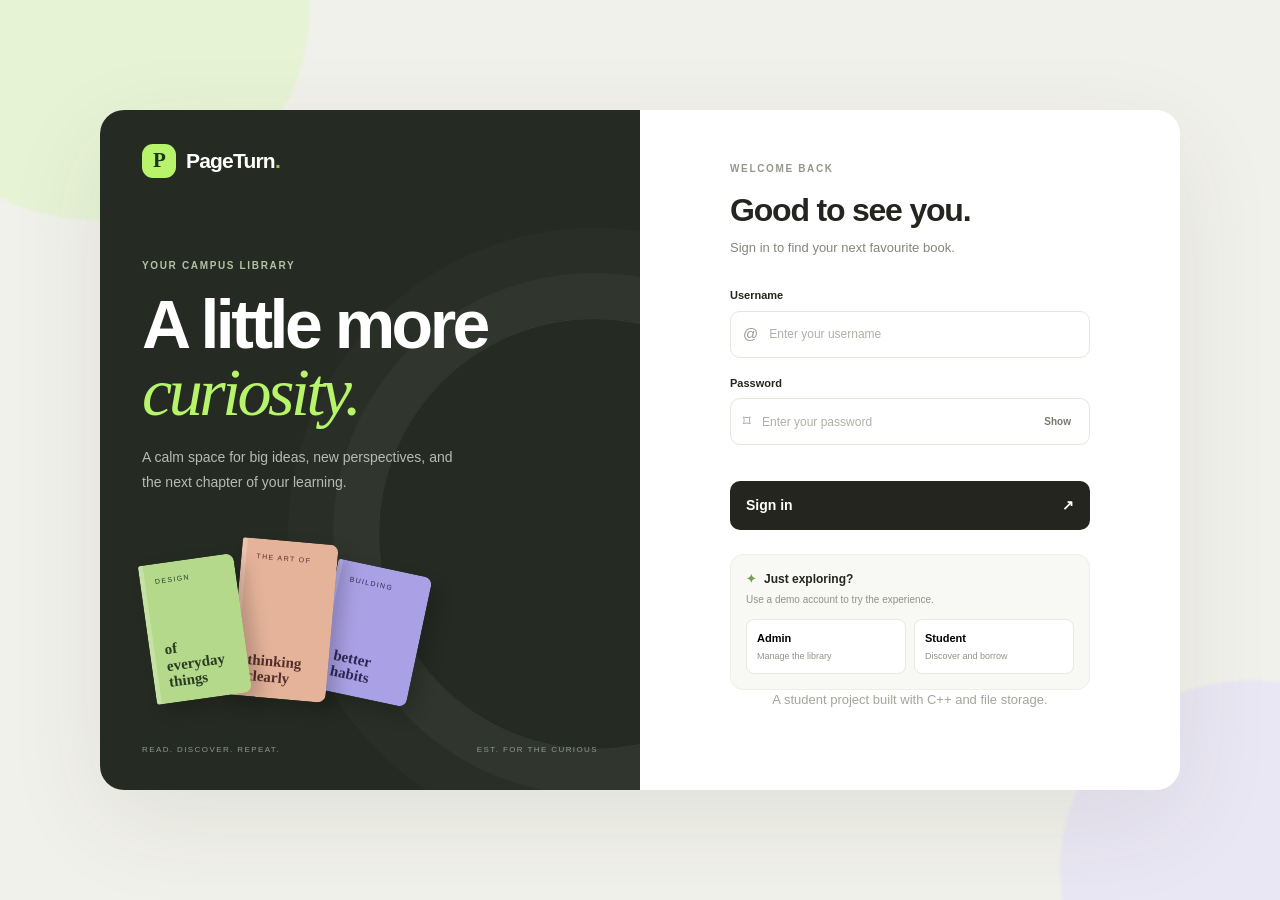
<file: templates/index.html>
<!doctype html>
<html lang="en"><head><meta charset="utf-8"><meta name="viewport" content="width=device-width, initial-scale=1"><title>PageTurn — Library</title><link rel="stylesheet" href="/static/style.css"></head>
<body class="login-page"><div class="ambient ambient-one"></div><div class="ambient ambient-two"></div><main class="login-shell">
  <section class="brand-panel"><a class="brand" href="/"><span class="brand-mark">P</span><span>PageTurn<span class="brand-dot">.</span></span></a><div class="brand-copy"><span class="eyebrow">YOUR CAMPUS LIBRARY</span><h1>A little more<br><em>curiosity.</em></h1><p>A calm space for big ideas, new perspectives, and the next chapter of your learning.</p><div class="book-stack"><div class="book-cover cover-1"><span>DESIGN</span><b>of<br>everyday<br>things</b></div><div class="book-cover cover-2"><span>THE ART OF</span><b>thinking<br>clearly</b></div><div class="book-cover cover-3"><span>BUILDING</span><b>better<br>habits</b></div></div></div><div class="brand-foot"><span>READ. DISCOVER. REPEAT.</span><span>EST. FOR THE CURIOUS</span></div></section>
  <section class="login-panel"><div class="login-card"><div class="mobile-brand brand"><span class="brand-mark">P</span><span>PageTurn<span class="brand-dot">.</span></span></div><span class="eyebrow">WELCOME BACK</span><h2>Good to see you.</h2><p class="muted">Sign in to find your next favourite book.</p><form id="login-form"><label for="username">Username</label><div class="input-wrap"><span class="input-icon">@</span><input id="username" autocomplete="username" placeholder="Enter your username" required></div><label for="password">Password</label><div class="input-wrap"><span class="input-icon">⌑</span><input id="password" type="password" autocomplete="current-password" placeholder="Enter your password" required><button class="password-toggle" type="button" aria-label="Show password" id="toggle-password">Show</button></div><div id="login-error" class="form-error" role="alert"></div><button class="btn btn-primary btn-wide" type="submit"><span>Sign in</span><span>↗</span></button></form><div class="demo-box"><div class="demo-heading"><span class="demo-icon">✦</span><span>Just exploring?</span></div><p>Use a demo account to try the experience.</p><div class="demo-accounts"><button type="button" class="demo-account" data-user="admin" data-pass="admin123"><span>Admin</span><small>Manage the library</small></button><button type="button" class="demo-account" data-user="student" data-pass="student123"><span>Student</span><small>Discover and borrow</small></button></div></div><p class="login-legal">A student project built with C++ and file storage.</p></div></section>
</main><script src="/static/app.js"></script></body></html>
</file>
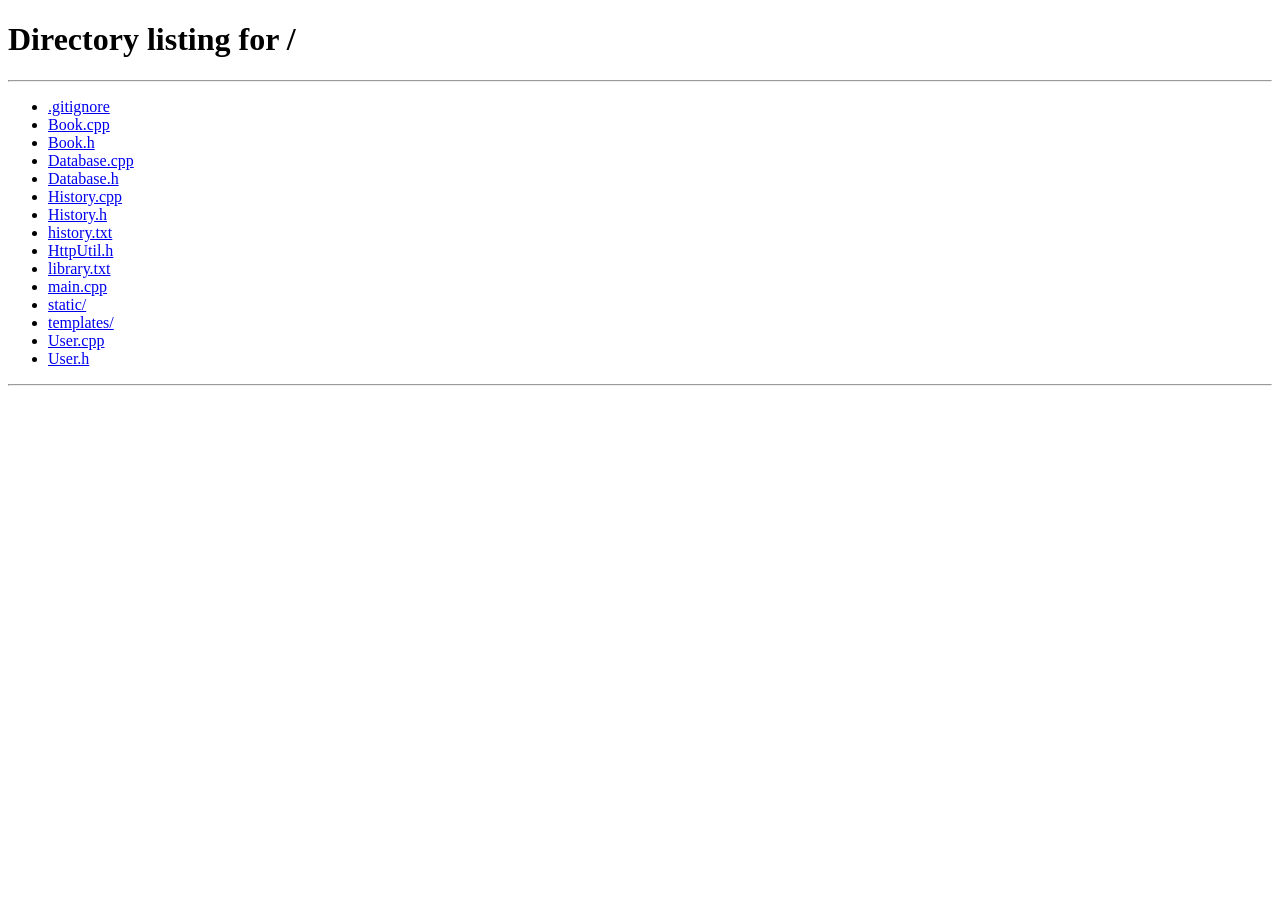
<file: templates/admin.html>
<!doctype html>
<html lang="en"><head><meta charset="utf-8"><meta name="viewport" content="width=device-width, initial-scale=1"><title>Library overview — PageTurn</title><link rel="stylesheet" href="/static/style.css"></head>
<body class="app-page" data-page="admin"><aside class="sidebar"><a class="brand" href="/admin"><span class="brand-mark">P</span><span>PageTurn<span class="brand-dot">.</span></span></a><div class="side-label">WORKSPACE</div><nav><a class="nav-link active" href="#overview"><span>▦</span> Overview</a><a class="nav-link" href="#catalog"><span>▤</span> Book catalog</a><a class="nav-link" href="#activity"><span>↻</span> Activity history</a></nav><div class="sidebar-bottom"><div class="help-card"><span class="help-spark">✳</span><b>Keep the pages turning.</b><p>A well-kept library is a world of possibilities.</p></div><div class="profile-row"><div class="avatar avatar-admin">A</div><div class="profile-info"><b id="profile-name">Admin</b><small>Library administrator</small></div><button class="icon-btn" id="logout-btn" title="Log out">↗</button></div></div></aside>
<main class="main-content"><header class="topbar"><div><span class="eyebrow">LIBRARY WORKSPACE / OVERVIEW</span><h1>Good day, <span id="greeting-name">Admin</span> <span class="wave">✳</span></h1><p class="muted">Here's what's happening in your library today.</p></div><div class="topbar-right"><span class="live-pill"><i></i> Library online</span><div class="avatar avatar-admin">A</div></div></header>
<section class="stats-grid" id="overview"><article class="stat-card stat-dark"><div class="stat-top"><span>Total collection</span><span class="stat-icon">▤</span></div><strong id="stat-total">—</strong><div class="stat-foot"><span class="stat-foot-icon">↗</span> Books in your catalog</div><div class="stat-decoration">P</div></article><article class="stat-card"><div class="stat-top"><span>Currently borrowed</span><span class="stat-icon purple">↗</span></div><strong id="stat-borrowed">—</strong><div class="stat-foot"><span class="status-dot purple-dot"></span> Out with students</div></article><article class="stat-card"><div class="stat-top"><span>Overdue books</span><span class="stat-icon orange">◷</span></div><strong id="stat-overdue">—</strong><div class="stat-foot"><span class="status-dot orange-dot"></span> Need a gentle nudge</div></article><article class="stat-card"><div class="stat-top"><span>Most loved</span><span class="stat-icon green">♡</span></div><strong class="popular-stat" id="stat-popular">—</strong><div class="stat-foot">Most borrowed title</div></article></section>
<section class="content-card catalog-card" id="catalog"><div class="section-heading"><div><span class="eyebrow">YOUR COLLECTION</span><h2>Book catalog</h2><p class="muted">Manage titles, authors, and availability.</p></div><button class="btn btn-primary" id="add-open"><span>＋</span> Add a book</button></div><div class="toolbar"><div class="search-box"><span>⌕</span><input id="book-search" placeholder="Search by title or author..."></div><div class="filter-tabs"><button class="filter-tab active" data-filter="all">All books</button><button class="filter-tab" data-filter="available">Available</button><button class="filter-tab" data-filter="borrowed">Borrowed</button></div></div><div class="table-wrap"><table><thead><tr><th>BOOK DETAILS</th><th>BOOK ID</th><th>STATUS</th><th>BORROWED BY</th><th>DUE DATE</th><th class="align-right">ACTIONS</th></tr></thead><tbody id="admin-books"><tr><td colspan="6" class="empty-cell">Loading your collection…</td></tr></tbody></table></div><div class="table-footer"><span id="book-count">Loading books…</span><button class="text-btn" id="refresh-books">↻ Refresh list</button></div></section>
<section class="content-card activity-card" id="activity"><div class="section-heading"><div><span class="eyebrow">THE PAPER TRAIL</span><h2>Recent activity</h2><p class="muted">A record of what has happened in your library.</p></div><span class="subtle-tag">LATEST FIRST</span></div><div id="history-list" class="history-list"><div class="empty-state">Your library activity will appear here.</div></div></section><footer class="app-footer"><span>© PageTurn Library</span><span>Made for curious minds <b>✳</b></span></footer></main>
<div class="modal-backdrop" id="book-modal" hidden><section class="modal-card" role="dialog" aria-modal="true" aria-labelledby="modal-title"><button class="modal-close" id="modal-close" aria-label="Close">×</button><span class="eyebrow" id="modal-eyebrow">ADD TO COLLECTION</span><h2 id="modal-title">Add a new book</h2><p class="muted">A good book always finds its reader.</p><form id="book-form"><input type="hidden" id="edit-id"><label for="book-title">Book title</label><input class="text-input" id="book-title" placeholder="e.g. The Design of Everyday Things" required maxlength="120"><label for="book-author">Author</label><input class="text-input" id="book-author" placeholder="e.g. Don Norman" required maxlength="100"><div class="modal-actions"><button type="button" class="btn btn-ghost" id="cancel-modal">Cancel</button><button class="btn btn-primary" type="submit" id="save-book">Save book <span>↗</span></button></div><div class="form-error" id="book-error"></div></form></section></div><div id="toast-region" class="toast-region" aria-live="polite"></div><script src="/static/app.js"></script></body></html>
</file>
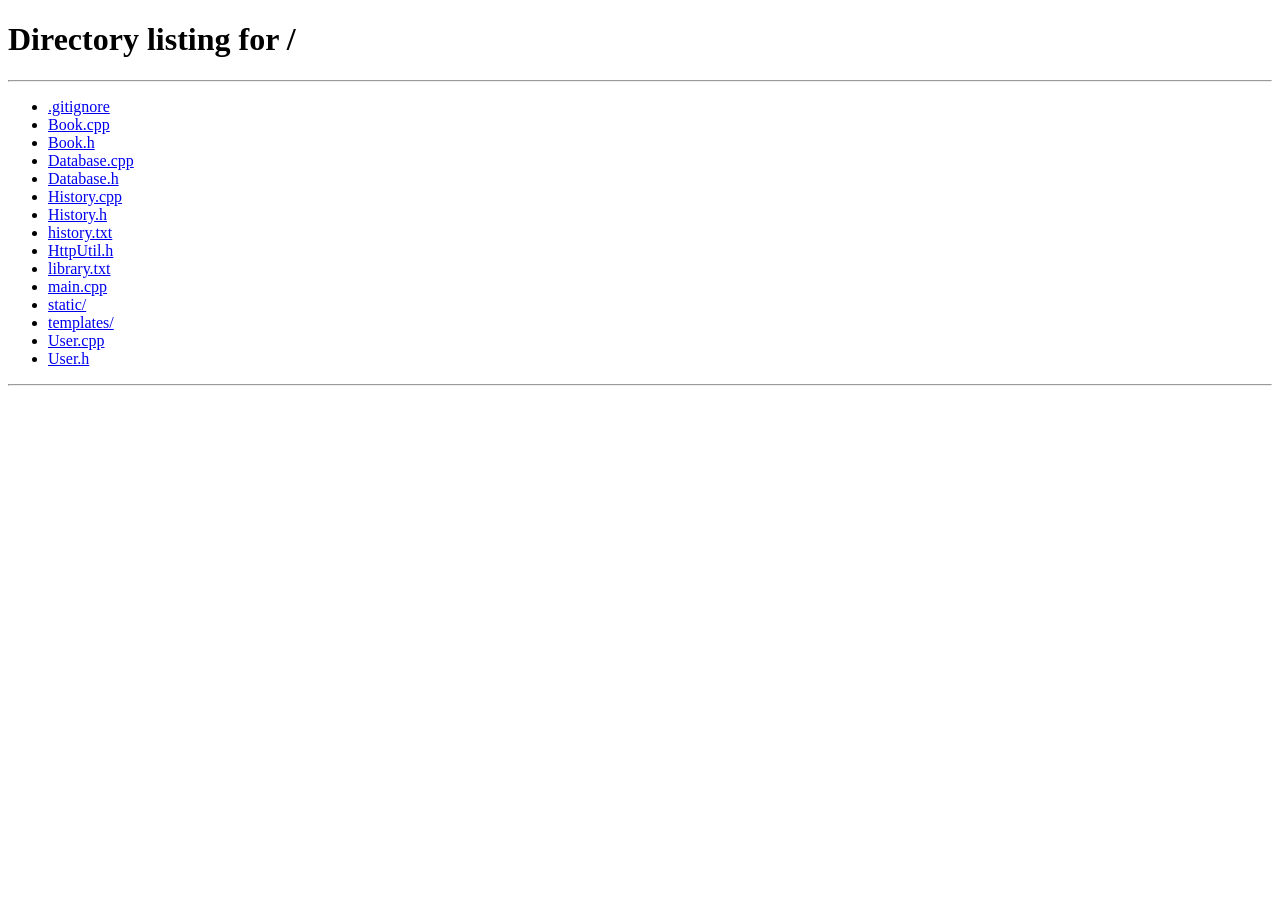
<file: templates/student.html>
<!doctype html>
<html lang="en"><head><meta charset="utf-8"><meta name="viewport" content="width=device-width, initial-scale=1"><title>Discover books — PageTurn</title><link rel="stylesheet" href="/static/style.css"></head>
<body class="app-page student-page" data-page="student"><aside class="sidebar"><a class="brand" href="/student"><span class="brand-mark">P</span><span>PageTurn<span class="brand-dot">.</span></span></a><div class="side-label">YOUR SPACE</div><nav><a class="nav-link active" href="#discover"><span>⌕</span> Discover books</a><a class="nav-link" href="#my-books"><span>▤</span> My borrowed books</a></nav><div class="sidebar-bottom"><div class="help-card"><span class="help-spark">✳</span><b>One more chapter?</b><p>Small pages can lead to big ideas.</p></div><div class="profile-row"><div class="avatar avatar-student" id="student-avatar">S</div><div class="profile-info"><b id="profile-name">Student</b><small>Library member</small></div><button class="icon-btn" id="logout-btn" title="Log out">↗</button></div></div></aside>
<main class="main-content"><header class="topbar student-topbar"><div><span class="eyebrow">YOUR READING CORNER</span><h1>Find your next <em>chapter.</em></h1><p class="muted">A world of ideas, one book at a time.</p></div><div class="topbar-right"><span class="live-pill"><i></i> Library online</span><div class="avatar avatar-student" id="top-avatar">S</div></div></header>
<section class="student-hero"><div class="hero-copy"><span class="eyebrow">A NOTE TO THE CURIOUS</span><h2>Somewhere, a book<br>is waiting for <em>you.</em></h2><p>Follow a question. Explore a new world. Start with a page.</p><a href="#discover" class="btn btn-light">Explore the collection <span>↓</span></a></div><div class="hero-art"><div class="hero-orbit orbit-a"></div><div class="hero-orbit orbit-b"></div><div class="hero-book"><span>THE</span><b>quiet<br>power of<br>reading</b><small>NOTES FOR A CURIOUS LIFE</small></div><span class="art-star star-a">✳</span><span class="art-star star-b">✦</span><span class="art-note">your next<br>favourite ↙</span></div></section>
<section class="content-card catalog-card" id="discover"><div class="section-heading"><div><span class="eyebrow">THE COLLECTION</span><h2>Explore books</h2><p class="muted">Search the shelves and find something wonderful.</p></div><span class="subtle-tag">YOUR NEXT READ</span></div><div class="toolbar student-toolbar"><div class="search-box search-large"><span>⌕</span><input id="book-search" placeholder="Try a title or author..."><kbd>⌘ K</kbd></div><span id="student-book-count" class="muted small-text"></span></div><div class="book-grid" id="student-books"><div class="empty-state">Gathering books from the shelves…</div></div></section>
<section class="content-card my-books-card" id="my-books"><div class="section-heading"><div><span class="eyebrow">YOUR READING LIST</span><h2>My borrowed books</h2><p class="muted">Keep an eye on due dates and return books here.</p></div><span class="subtle-tag" id="my-book-total">0 BOOKS</span></div><div id="my-books-list" class="my-books-list"><div class="empty-state">You haven't borrowed a book yet. Your next read is waiting above.</div></div></section><footer class="app-footer"><span>© PageTurn Library</span><span>Keep turning pages <b>✳</b></span></footer></main><div id="toast-region" class="toast-region" aria-live="polite"></div><script src="/static/app.js"></script></body></html>
</file>
<file: static/style.css>
:root{--ink:#25251f;--muted:#85857e;--paper:#f7f7f3;--white:#fff;--line:#e9e9e2;--green:#b7f36b;--green-dark:#274318;--purple:#8c7de2;--orange:#f2a86e;--radius:18px;--shadow:0 18px 60px rgba(38,38,30,.07)}
*{box-sizing:border-box}html{scroll-behavior:smooth}body{margin:0;background:var(--paper);color:var(--ink);font-family:Inter,-apple-system,BlinkMacSystemFont,"Segoe UI",sans-serif;font-size:14px;line-height:1.5}button,input{font:inherit}button{cursor:pointer}button:disabled{opacity:.45;cursor:not-allowed}a{color:inherit;text-decoration:none}.muted{color:var(--muted)}.small-text{font-size:12px}.eyebrow{display:block;font-size:10px;letter-spacing:1.65px;font-weight:800;color:#96968d}.brand{display:flex;align-items:center;gap:10px;font-size:21px;font-weight:800;letter-spacing:-.8px}.brand-mark{display:grid;place-items:center;width:34px;height:34px;border-radius:11px;background:var(--green);color:#20351a;font-size:21px;font-family:Georgia,serif;font-weight:bold}.brand-dot{color:#92c64c}.btn{border:0;border-radius:10px;padding:11px 15px;display:inline-flex;align-items:center;justify-content:center;gap:12px;font-weight:700;transition:transform .18s,background .18s;white-space:nowrap}.btn:hover{transform:translateY(-1px)}.btn-primary{background:var(--ink);color:white}.btn-primary:hover{background:#424239}.btn-light{background:var(--green);color:#24351a}.btn-ghost{background:#f3f3ee;color:var(--ink);border:1px solid var(--line)}.btn-wide{width:100%;margin-top:14px;justify-content:space-between;padding:14px 16px}.btn-small{padding:8px 11px;font-size:11px;border-radius:8px}.text-btn{border:0;background:none;color:#4d5e39;font-weight:700;font-size:12px}.icon-btn{border:0;background:transparent;color:#79796f;font-size:19px;padding:6px}.avatar{width:35px;height:35px;border-radius:12px;display:grid;place-items:center;font-weight:800;font-size:12px}.avatar-admin{background:#dcd5ff;color:#5545a5}.avatar-student{background:#f8d4bd;color:#8d4d2a}
/* Login */
.login-page{min-height:100vh;background:#f1f1eb;display:grid;place-items:center;padding:30px;overflow:hidden;position:relative}.ambient{position:fixed;border-radius:50%;filter:blur(1px);pointer-events:none}.ambient-one{width:430px;height:430px;background:#dff4c4;top:-210px;left:-120px;opacity:.55}.ambient-two{width:380px;height:380px;background:#e4dffb;right:-160px;bottom:-160px;opacity:.55}.login-shell{width:min(1080px,100%);min-height:680px;background:white;border-radius:24px;overflow:hidden;display:grid;grid-template-columns:1fr 1fr;box-shadow:0 30px 100px #39392c16;position:relative;z-index:1}.brand-panel{background:#252b22;color:white;padding:34px 42px;position:relative;overflow:hidden;display:flex;flex-direction:column;min-height:680px}.brand-panel:after{content:"";position:absolute;width:430px;height:430px;border:1px solid #ffffff12;border-radius:50%;right:-170px;bottom:40px;box-shadow:0 0 0 45px #ffffff08,0 0 0 90px #ffffff05}.brand-panel .brand{position:relative;z-index:2}.brand-copy{margin:auto 0;position:relative;z-index:2;padding-top:35px}.brand-copy .eyebrow{color:#b4c1a6}.brand-copy h1{font-size:clamp(48px,5.4vw,68px);line-height:.99;letter-spacing:-3.5px;margin:18px 0}.brand-copy h1 em,.student-topbar h1 em{font-family:Georgia,serif;font-weight:400;color:var(--green)}.brand-copy p{max-width:330px;color:#b7bcb2;font-size:14px;line-height:1.8}.book-stack{height:190px;display:flex;align-items:flex-end;padding:15px 20px 0 5px;position:relative;z-index:2}.book-cover{height:140px;width:96px;border-radius:3px 8px 8px 3px;box-shadow:9px 8px 18px #0003;padding:13px 10px;display:flex;flex-direction:column;justify-content:space-between;transform:rotate(-8deg);border-left:5px solid #ffffff36}.book-cover span{font-size:7px;letter-spacing:1.4px}.book-cover b{font-family:Georgia,serif;font-size:15px;line-height:1.08}.cover-1{background:#b5d98b;color:#293c21;z-index:3}.cover-2{background:#e5b39a;color:#542e29;transform:rotate(5deg);height:158px;margin-left:-7px;z-index:2}.cover-3{background:#aaa0e5;color:#2c2855;transform:rotate(12deg);margin-left:-8px;height:132px}.brand-foot{display:flex;justify-content:space-between;gap:12px;color:#91998a;font-size:8px;letter-spacing:1.4px;position:relative;z-index:2}.login-panel{display:grid;place-items:center;padding:45px}.login-card{width:min(360px,100%)}.mobile-brand{display:none}.login-card h2{font-size:32px;letter-spacing:-1.2px;margin:10px 0 4px}.login-card>p{margin:0 0 30px;font-size:13px}.login-card form label,.modal-card label{display:block;font-size:11px;font-weight:750;margin:17px 0 7px}.input-wrap{display:flex;align-items:center;gap:9px;border:1px solid #e6e6df;border-radius:10px;padding:0 12px;height:47px;transition:border .2s}.input-wrap:focus-within,.text-input:focus{border-color:#8dbb62;box-shadow:0 0 0 3px #b7f36b25;outline:0}.input-icon{color:#9c9c93;font-size:15px}.input-wrap input{border:0;outline:0;min-width:0;flex:1;height:100%;background:transparent;font-size:12px}.input-wrap input::placeholder,.text-input::placeholder{color:#b0b0a8}.password-toggle{border:0;background:none;color:#78786f;font-size:10px;font-weight:700}.form-error{color:#c34d42;font-size:11px;min-height:16px;margin-top:6px}.demo-box{margin-top:24px;padding:15px;background:#f8f8f4;border:1px solid #efefe9;border-radius:13px}.demo-heading{display:flex;align-items:center;gap:8px;font-weight:750;font-size:12px}.demo-icon{color:#799d51}.demo-box>p{color:#92928a;font-size:10px;margin:4px 0 12px}.demo-accounts{display:grid;grid-template-columns:1fr 1fr;gap:8px}.demo-account{display:flex;flex-direction:column;align-items:flex-start;background:white;border:1px solid #e9e9e2;border-radius:8px;padding:10px}.demo-account:hover{border-color:#a5c887}.demo-account span{font-size:11px;font-weight:750}.demo-account small{font-size:9px;color:#92928a;margin-top:3px}.login-legal{text-align:center;font-size:9px;color:#a5a59d;margin-top:24px}
/* App layout */
.app-page{min-height:100vh}.sidebar{width:235px;position:fixed;inset:0 auto 0 0;background:#fff;border-right:1px solid var(--line);padding:27px 17px 17px;display:flex;flex-direction:column;z-index:5}.sidebar .brand{padding:0 9px;margin-bottom:48px;font-size:20px}.side-label{font-size:9px;letter-spacing:1.6px;font-weight:800;color:#aaa99f;padding:0 12px;margin-bottom:11px}.sidebar nav{display:grid;gap:5px}.nav-link{display:flex;align-items:center;gap:12px;padding:12px;border-radius:9px;color:#77776f;font-size:12px;font-weight:650}.nav-link span{font-size:17px;width:20px;text-align:center}.nav-link:hover{background:#f7f7f2}.nav-link.active{background:#f0f5e9;color:#35492a}.sidebar-bottom{margin-top:auto}.help-card{border-radius:13px;background:#f5f5ee;padding:16px;margin-bottom:18px}.help-spark{display:grid;place-items:center;width:28px;height:28px;border-radius:9px;background:#dff0c9;color:#587b39;margin-bottom:13px}.help-card b{font-size:11px}.help-card p{font-size:10px;line-height:1.6;color:#85857b;margin:5px 0 0}.profile-row{display:flex;align-items:center;gap:9px;padding:13px 3px 0;border-top:1px solid var(--line)}.profile-info{display:flex;flex-direction:column;min-width:0;flex:1}.profile-info b{font-size:11px;overflow:hidden;text-overflow:ellipsis}.profile-info small{font-size:9px;color:#99998f;margin-top:2px}.main-content{margin-left:235px;max-width:1600px;padding:38px clamp(24px,4vw,58px) 20px}.topbar{display:flex;justify-content:space-between;align-items:center;gap:18px;margin-bottom:29px}.topbar h1{font-size:29px;letter-spacing:-1.2px;margin:7px 0 2px}.topbar>div:first-child>p{margin:0;font-size:12px}.wave{font-size:21px;color:#9cc96c}.topbar-right{display:flex;align-items:center;gap:14px}.live-pill{display:inline-flex;align-items:center;gap:7px;border:1px solid var(--line);border-radius:30px;padding:7px 10px;background:#fff;color:#717168;font-size:10px;font-weight:650}.live-pill i{width:6px;height:6px;border-radius:50%;background:#73b94b;box-shadow:0 0 0 3px #73b94b20}
.stats-grid{display:grid;grid-template-columns:repeat(4,minmax(0,1fr));gap:13px;margin-bottom:22px}.stat-card{min-height:147px;background:#fff;border:1px solid var(--line);border-radius:14px;padding:17px;position:relative;overflow:hidden}.stat-dark{background:#292e25;color:#fff;border-color:#292e25}.stat-top{display:flex;align-items:center;justify-content:space-between;color:#88887f;font-size:10px;font-weight:650;gap:6px}.stat-dark .stat-top{color:#c3c8bb}.stat-icon{width:27px;height:27px;display:grid;place-items:center;background:#f1f1eb;border-radius:9px;color:#5b5b51;font-size:15px}.stat-icon.purple{background:#eeeaff;color:#7b6bd5}.stat-icon.orange{background:#fff0e3;color:#d88a4b}.stat-icon.green{background:#eaf6df;color:#669d3d}.stat-card>strong{display:block;font-size:32px;letter-spacing:-1.2px;line-height:1.25;margin:10px 0 9px;position:relative;z-index:1}.stat-card .popular-stat{font-size:15px;letter-spacing:-.3px;white-space:nowrap;overflow:hidden;text-overflow:ellipsis;padding-top:8px}.stat-foot{font-size:10px;color:#99998f;display:flex;align-items:center;gap:6px}.stat-dark .stat-foot{color:#c1c7b9}.stat-foot-icon{color:var(--green)}.status-dot{width:6px;height:6px;border-radius:50%;display:inline-block}.purple-dot{background:#8c7de2}.orange-dot{background:#eaa165}.stat-decoration{position:absolute;right:-9px;bottom:-44px;font-family:Georgia,serif;font-size:140px;color:#ffffff08;line-height:1}
.content-card{background:#fff;border:1px solid var(--line);border-radius:15px;padding:23px;margin-bottom:20px}.section-heading{display:flex;justify-content:space-between;align-items:center;gap:15px}.section-heading h2{font-size:19px;letter-spacing:-.5px;margin:5px 0 2px}.section-heading p{font-size:11px;margin:0}.section-heading>.btn{font-size:11px}.toolbar{display:flex;align-items:center;justify-content:space-between;gap:14px;margin:22px 0 13px}.search-box{height:38px;border:1px solid var(--line);border-radius:9px;display:flex;align-items:center;gap:9px;padding:0 11px;flex:1;max-width:330px;background:#fff}.search-box>span{font-size:19px;color:#929289}.search-box input{border:0;outline:0;min-width:0;width:100%;font-size:11px;background:transparent}.search-box input::placeholder{color:#aaa99f}.filter-tabs{display:flex;gap:3px;background:#f5f5f0;padding:3px;border-radius:9px}.filter-tab{border:0;background:transparent;color:#89897f;font-size:10px;font-weight:650;padding:7px 10px;border-radius:7px}.filter-tab.active{background:#fff;color:#33342d;box-shadow:0 1px 4px #0000000b}.table-wrap{overflow-x:auto}table{border-collapse:collapse;width:100%;white-space:nowrap}thead th{text-align:left;font-size:8px;letter-spacing:1px;color:#a1a197;font-weight:800;padding:12px 10px;border-bottom:1px solid var(--line)}tbody td{padding:12px 10px;border-bottom:1px solid #f0f0eb;font-size:10px}tbody tr:last-child td{border-bottom:0}.book-cell{display:flex;align-items:center;gap:10px;min-width:180px}.mini-cover{flex:0 0 34px;width:34px;height:42px;border-radius:4px;display:grid;place-items:center;color:#35452b;font-family:Georgia,serif;font-size:18px;box-shadow:inset 4px 0 #ffffff36}.cover-color-0{background:#d5e6ba;color:#39522d}.cover-color-1{background:#e7c6b5;color:#754d3e}.cover-color-2{background:#c9c2f0;color:#4c427b}.cover-color-3{background:#b9dfe0;color:#2b5c5b}.cover-color-4{background:#f0df9f;color:#685720}.book-cell>div:last-child{display:flex;flex-direction:column;gap:3px}.book-cell b{font-size:10px;font-weight:750;max-width:210px;overflow:hidden;text-overflow:ellipsis}.book-cell small{font-size:9px;color:#99998f}.id-chip{font-size:9px;color:#77776e;background:#f5f5f0;border-radius:5px;padding:5px 7px}.status-badge{display:inline-flex;align-items:center;gap:5px;border-radius:20px;padding:5px 8px;font-size:9px;font-weight:750;white-space:nowrap}.status-badge i{width:5px;height:5px;border-radius:50%;background:currentColor}.status-available{background:#edf7e5;color:#56883a}.status-borrowed{background:#f0edff;color:#7665c6}.status-overdue{background:#fff0e6;color:#c36b34}.borrower{font-weight:650}.overdue-note{display:block;color:#c36b34;font-size:8px;margin-top:4px}.row-actions{display:flex;justify-content:flex-end;gap:5px}.align-right{text-align:right}.small-action{border:1px solid #e9e9e2;border-radius:6px;background:#fff;padding:5px 8px;font-size:9px;font-weight:650;color:#65655c}.small-action:hover{background:#f6f6f0}.danger-action{color:#bd5b4e}.table-footer{border-top:1px solid var(--line);padding-top:13px;display:flex;justify-content:space-between;align-items:center;color:#99998f;font-size:10px}.empty-cell{text-align:center;color:#99998f;padding:35px!important}.subtle-tag{font-size:8px;letter-spacing:1px;font-weight:800;color:#8d8d82;background:#f5f5f0;border-radius:6px;padding:7px 8px;white-space:nowrap}.history-list{margin-top:17px}.history-item{display:flex;align-items:center;gap:12px;padding:12px 0;border-bottom:1px solid #f0f0eb}.history-item:last-child{border-bottom:0}.history-icon{width:31px;height:31px;display:grid;place-items:center;border-radius:9px;background:#f1f5eb;color:#608744;font-size:15px}.history-borrowed{background:#eeeaff;color:#7868cb}.history-returned{background:#eaf5e1;color:#638b45}.history-deleted{background:#fff0e7;color:#c16b43}.history-copy{min-width:0;flex:1}.history-copy p{margin:0;font-size:10px;color:#79796f}.history-copy p b{color:#393a33}.history-copy small{font-size:9px;color:#a0a097}.history-item time{font-size:9px;color:#a0a097;white-space:nowrap}.empty-state{padding:25px;text-align:center;color:#99998f;font-size:11px}.app-footer{display:flex;justify-content:space-between;padding:8px 2px 20px;color:#a0a097;font-size:9px}.app-footer b{color:#8fbc60}
/* Student */
.student-topbar h1{font-size:32px}.student-topbar h1 em{color:#739b4c}.student-hero{min-height:250px;border-radius:16px;background:#292f25;color:#fff;overflow:hidden;position:relative;display:flex;margin-bottom:22px}.hero-copy{padding:30px 35px;position:relative;z-index:2;flex:1}.hero-copy .eyebrow{color:#a8b69b}.hero-copy h2{font-size:30px;line-height:1.12;letter-spacing:-1.2px;margin:14px 0 8px}.hero-copy h2 em{font-family:Georgia,serif;color:var(--green);font-weight:400}.hero-copy p{font-size:11px;color:#c0c5b9;margin:0 0 19px}.hero-copy .btn{font-size:10px;padding:10px 12px}.hero-art{width:40%;min-width:220px;position:relative;display:grid;place-items:center;overflow:hidden}.hero-orbit{position:absolute;width:245px;height:245px;border:1px solid #ffffff18;border-radius:50%}.orbit-b{width:185px;height:185px;border-style:dashed}.hero-book{width:120px;height:165px;background:#c4df9f;color:#314527;box-shadow:12px 13px 30px #0005;transform:rotate(7deg);border-left:7px solid #ffffff4d;padding:15px 12px;display:flex;flex-direction:column;justify-content:space-between;z-index:1}.hero-book span{font-size:8px;letter-spacing:2px}.hero-book b{font-family:Georgia,serif;font-size:23px;line-height:1.02}.hero-book small{font-size:6px;letter-spacing:.8px}.art-star{position:absolute;color:var(--green)}.star-a{top:35px;right:40px;font-size:22px}.star-b{bottom:36px;left:38px;color:#d5c8ff;font-size:20px}.art-note{position:absolute;right:10px;bottom:38px;font-family:Georgia,serif;font-style:italic;font-size:11px;color:#c8d0bf;transform:rotate(-8deg)}.student-toolbar{margin-top:18px}.search-large{max-width:480px;height:43px}.search-large input{font-size:12px}.search-large kbd{white-space:nowrap;background:#f5f5f0;border:1px solid #e8e8e1;border-radius:4px;padding:3px 5px;color:#929289;font-size:8px}.book-grid{display:grid;grid-template-columns:repeat(3,minmax(0,1fr));gap:14px;margin-top:17px}.book-card{border:1px solid #ecece5;border-radius:12px;overflow:hidden;min-width:0;transition:transform .2s,box-shadow .2s}.book-card:hover{transform:translateY(-3px);box-shadow:0 12px 24px #25251f0a}.book-card-art{height:155px;position:relative;display:grid;place-items:center;overflow:hidden;background:#e8efdf}.art-0{background:#e4edd9}.art-1{background:#f2e1d7}.art-2{background:#e6e2f8}.art-3{background:#dceced}.art-4{background:#f3ebcd}.book-card-id{position:absolute;left:11px;top:10px;font-size:8px;letter-spacing:.7px;color:#76766b}.cover-illustration{width:95px;height:119px;background:#bad69c;color:#35482b;box-shadow:5px 8px 16px #0002;border-left:5px solid #ffffff50;padding:10px 8px;display:flex;flex-direction:column;justify-content:space-between;transform:rotate(-4deg);z-index:1}.art-1 .cover-illustration{background:#dba98f;color:#633d30;transform:rotate(4deg)}.art-2 .cover-illustration{background:#a9a0dc;color:#39315f}.art-3 .cover-illustration{background:#9ac9c9;color:#244d4d;transform:rotate(3deg)}.art-4 .cover-illustration{background:#e6d18a;color:#5b4b1f;transform:rotate(-2deg)}.cover-illustration span{font-size:6px;letter-spacing:1px;overflow:hidden;white-space:nowrap}.cover-illustration b{font-family:Georgia,serif;font-size:14px;line-height:1.05;overflow-wrap:anywhere;max-height:55px;overflow:hidden}.cover-illustration small{font-size:6px;line-height:1.2;overflow:hidden;max-height:18px}.art-spark{position:absolute;right:16px;bottom:13px;color:#fff;font-size:23px}.book-card-body{padding:12px}.book-card-meta{display:flex;justify-content:space-between;align-items:center;gap:5px}.book-id-small{font-size:9px;color:#a0a097}.book-card h3{font-size:13px;letter-spacing:-.2px;margin:11px 0 2px;white-space:nowrap;overflow:hidden;text-overflow:ellipsis}.book-author{font-size:10px;color:#99998f;margin:0}.book-card-footer{display:flex;justify-content:space-between;align-items:center;gap:4px;border-top:1px solid #f0f0eb;margin-top:13px;padding-top:10px}.availability-note{font-size:9px;color:#99998f}.grid-empty{grid-column:1/-1}.my-books-card{margin-top:22px}.my-books-list{margin-top:13px}.my-book-row{display:flex;align-items:center;gap:13px;padding:12px 0;border-bottom:1px solid #f0f0eb}.my-book-row:last-child{border-bottom:0}.my-book-info{flex:1;min-width:0;display:flex;flex-direction:column}.my-book-info b{font-size:11px;white-space:nowrap;overflow:hidden;text-overflow:ellipsis}.my-book-info small{font-size:9px;color:#99998f;margin-top:3px}.due-info{display:flex;flex-direction:column;min-width:100px}.due-info small{font-size:8px;letter-spacing:.6px;color:#99998f}.due-info b{font-size:10px;margin-top:3px}.due-late b,.due-late>small:first-child,.fine-note{color:#c36b34!important}.fine-note{letter-spacing:0!important;margin-top:3px}
/* Modal and notifications */
.modal-backdrop{position:fixed;inset:0;background:#1c201ab3;z-index:20;display:grid;place-items:center;padding:20px;backdrop-filter:blur(4px)}.modal-backdrop[hidden]{display:none}.modal-card{width:min(430px,100%);background:#fff;border-radius:17px;padding:27px;position:relative;box-shadow:0 30px 100px #0003}.modal-card h2{font-size:23px;letter-spacing:-.8px;margin:7px 0 3px}.modal-card>p{font-size:11px;margin:0 0 19px}.modal-close{position:absolute;right:15px;top:13px;border:0;background:#f4f4ef;border-radius:8px;width:29px;height:29px;font-size:20px;color:#77776f}.text-input{width:100%;height:43px;border:1px solid #e6e6df;border-radius:9px;padding:0 11px;font-size:11px;outline:0}.modal-actions{display:flex;justify-content:flex-end;gap:8px;margin-top:18px}.modal-actions .btn{font-size:11px}.toast-region{position:fixed;right:22px;bottom:22px;z-index:50;display:grid;gap:8px}.toast{display:flex;align-items:center;gap:10px;background:#292e25;color:#fff;border-radius:10px;padding:12px 16px;box-shadow:0 12px 35px #0002;min-width:230px;max-width:360px;animation:toast-in .2s ease}.toast>span{display:grid;place-items:center;background:#b7f36b;color:#293b20;width:22px;height:22px;border-radius:7px;font-weight:800}.toast p{font-size:11px;margin:0}.toast-error>span{background:#ffb5a8;color:#67291f}.toast-out{opacity:0;transform:translateY(5px);transition:.2s}@keyframes toast-in{from{opacity:0;transform:translateY(8px)}to{opacity:1;transform:translateY(0)}}
@media(max-width:1150px){.stats-grid{grid-template-columns:repeat(2,minmax(0,1fr))}.book-grid{grid-template-columns:repeat(2,minmax(0,1fr))}.main-content{padding-left:27px;padding-right:27px}.stat-card{min-height:130px}}
@media(max-width:760px){.sidebar{position:static;width:100%;height:auto;padding:13px 17px;border-right:0;border-bottom:1px solid var(--line);display:block}.sidebar .brand{margin:0;font-size:18px}.sidebar .brand-mark{width:30px;height:30px}.sidebar .side-label,.sidebar nav,.sidebar-bottom .help-card{display:none}.sidebar-bottom{margin:0}.profile-row{position:absolute;right:15px;top:10px;border:0;padding:0}.profile-info{display:none}.main-content{margin:0;padding:25px 16px 15px}.topbar{align-items:flex-start;margin-bottom:20px}.topbar h1,.student-topbar h1{font-size:25px}.topbar-right{gap:8px}.live-pill{font-size:0;padding:9px}.live-pill i{width:7px;height:7px}.topbar-right>.avatar{display:none}.stats-grid{gap:9px}.stat-card{padding:13px;min-height:125px}.stat-card>strong{font-size:27px}.stat-card .popular-stat{font-size:12px}.content-card{padding:15px;margin-bottom:15px}.section-heading{align-items:flex-start}.section-heading h2{font-size:17px}.section-heading>.btn{padding:10px;font-size:10px}.toolbar{align-items:stretch;flex-direction:column}.search-box{max-width:none;width:100%}.filter-tabs{align-self:flex-start}.table-wrap{margin:0 -7px}.history-item{gap:8px}.history-item time{font-size:8px}.student-hero{min-height:220px}.hero-copy{padding:25px 20px}.hero-copy h2{font-size:25px}.hero-art{min-width:120px;width:35%}.hero-book{width:85px;height:128px;padding:10px 8px}.hero-book b{font-size:17px}.hero-orbit{width:180px;height:180px}.orbit-b{width:135px;height:135px}.art-note{display:none}.book-grid{gap:9px}.book-card-art{height:130px}.cover-illustration{width:79px;height:103px}.cover-illustration b{font-size:12px}.book-card-body{padding:9px}.book-card h3{font-size:11px}.book-card .status-badge{font-size:8px;padding:4px 6px}.book-card-footer{align-items:flex-start;flex-direction:column}.book-card-footer .btn{width:100%}.availability-note{font-size:8px}.my-book-row{gap:8px;flex-wrap:wrap}.my-book-info{min-width:calc(100% - 60px);flex:1}.due-info{margin-left:43px;flex:1}.my-book-row>.btn{margin-left:auto}.app-footer{padding-bottom:8px}.login-page{padding:0;display:block;background:#fff}.login-shell{display:block;min-height:100vh;border-radius:0;box-shadow:none}.brand-panel{display:none}.login-panel{padding:34px 25px;min-height:100vh;align-items:center}.login-card{width:min(390px,100%)}.mobile-brand{display:flex;margin-bottom:45px}.login-card h2{font-size:29px}.login-legal{margin-top:35px}.demo-box{margin-top:20px}.modal-card{padding:23px}.toast-region{left:12px;right:12px;bottom:12px}.toast{max-width:none;min-width:0}}
@media(max-width:380px){.stats-grid{grid-template-columns:1fr 1fr}.stat-card{padding:10px}.stat-card .stat-top{font-size:9px}.student-hero .hero-art{min-width:105px}.hero-copy{padding:21px 14px}.hero-copy h2{font-size:22px}.book-grid{grid-template-columns:1fr 1fr}}
</file>
